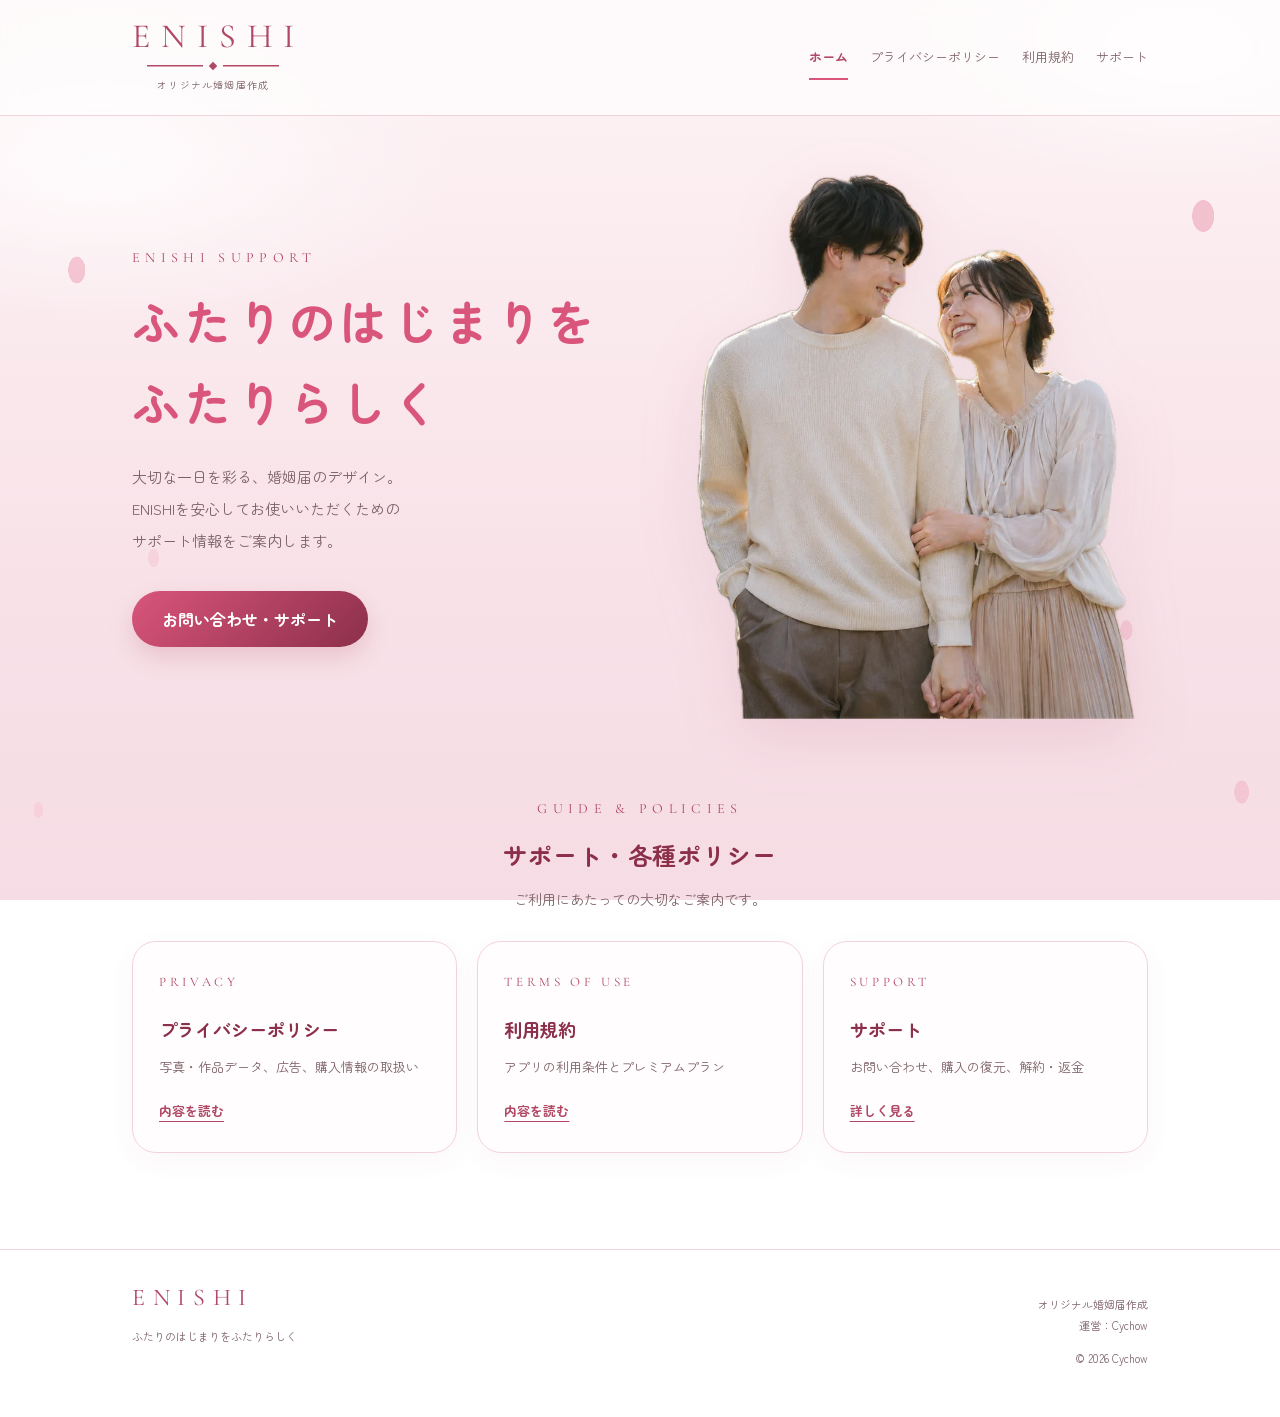
<file: index.html>
<!doctype html>
<html lang="ja"><head><meta charset="utf-8"><meta name="viewport" content="width=device-width,initial-scale=1"><title>サポート・各種ポリシー | ENISHI — オリジナル婚姻届作成</title><meta name="description" content="ENISHI — オリジナル婚姻届作成のサポート・各種ポリシー。Cychowが提供する公式サポート情報です。"><link rel="stylesheet" href="./assets/style.css"><link rel="icon" type="image/png" href="./assets/enishi-icon.png"><meta name="theme-color" content="#fdf1f4"></head><body class="home"><a class="skip" href="#main">本文へ移動</a><header class="site-header"><div class="header-inner"><a class="brand" href="./" aria-label="ENISHI ホーム"><span class="wordmark">ENISHI</span><span class="brand-rule" aria-hidden="true"></span><span class="tagline">オリジナル婚姻届作成</span></a><nav aria-label="メインナビゲーション"><a href="./" aria-current="page">ホーム</a><a href="./privacy/">プライバシーポリシー</a><a href="./terms/">利用規約</a><a href="./support/">サポート</a></nav></div></header><main id="main"><section class="hero" aria-labelledby="hero-title"><div class="hero-copy"><p class="eyebrow">ENISHI SUPPORT</p><h1 id="hero-title">ふたりのはじまりを<br>ふたりらしく</h1><p class="hero-description">大切な一日を彩る、婚姻届のデザイン。<br>ENISHIを安心してお使いいただくための<br class="desktop-break">サポート情報をご案内します。</p><a class="button" href="support/">お問い合わせ・サポート</a></div><figure class="hero-art"><img src="assets/hero-couple.webp" alt="寄り添って笑い合うカップル" width="720" height="895"></figure></section><section class="resources" aria-labelledby="resources-title"><div class="section-heading"><p class="eyebrow">GUIDE &amp; POLICIES</p><h2 id="resources-title">サポート・各種ポリシー</h2><p>ご利用にあたっての大切なご案内です。</p></div><div class="cards"><a href="privacy/"><span class="card-label">PRIVACY</span><strong>プライバシーポリシー</strong><span>写真・作品データ、広告、購入情報の取扱い</span><span class="card-link">内容を読む</span></a><a href="terms/"><span class="card-label">TERMS OF USE</span><strong>利用規約</strong><span>アプリの利用条件とプレミアムプラン</span><span class="card-link">内容を読む</span></a><a href="support/"><span class="card-label">SUPPORT</span><strong>サポート</strong><span>お問い合わせ、購入の復元、解約・返金</span><span class="card-link">詳しく見る</span></a></div></section></main><footer class="site-footer"><div class="footer-inner"><div><a class="footer-brand" href="./">ENISHI</a><p>ふたりのはじまりをふたりらしく</p></div><div><p>オリジナル婚姻届作成<br>運営：Cychow</p><p>© 2026 Cychow</p></div></div></footer></body></html>
</file>
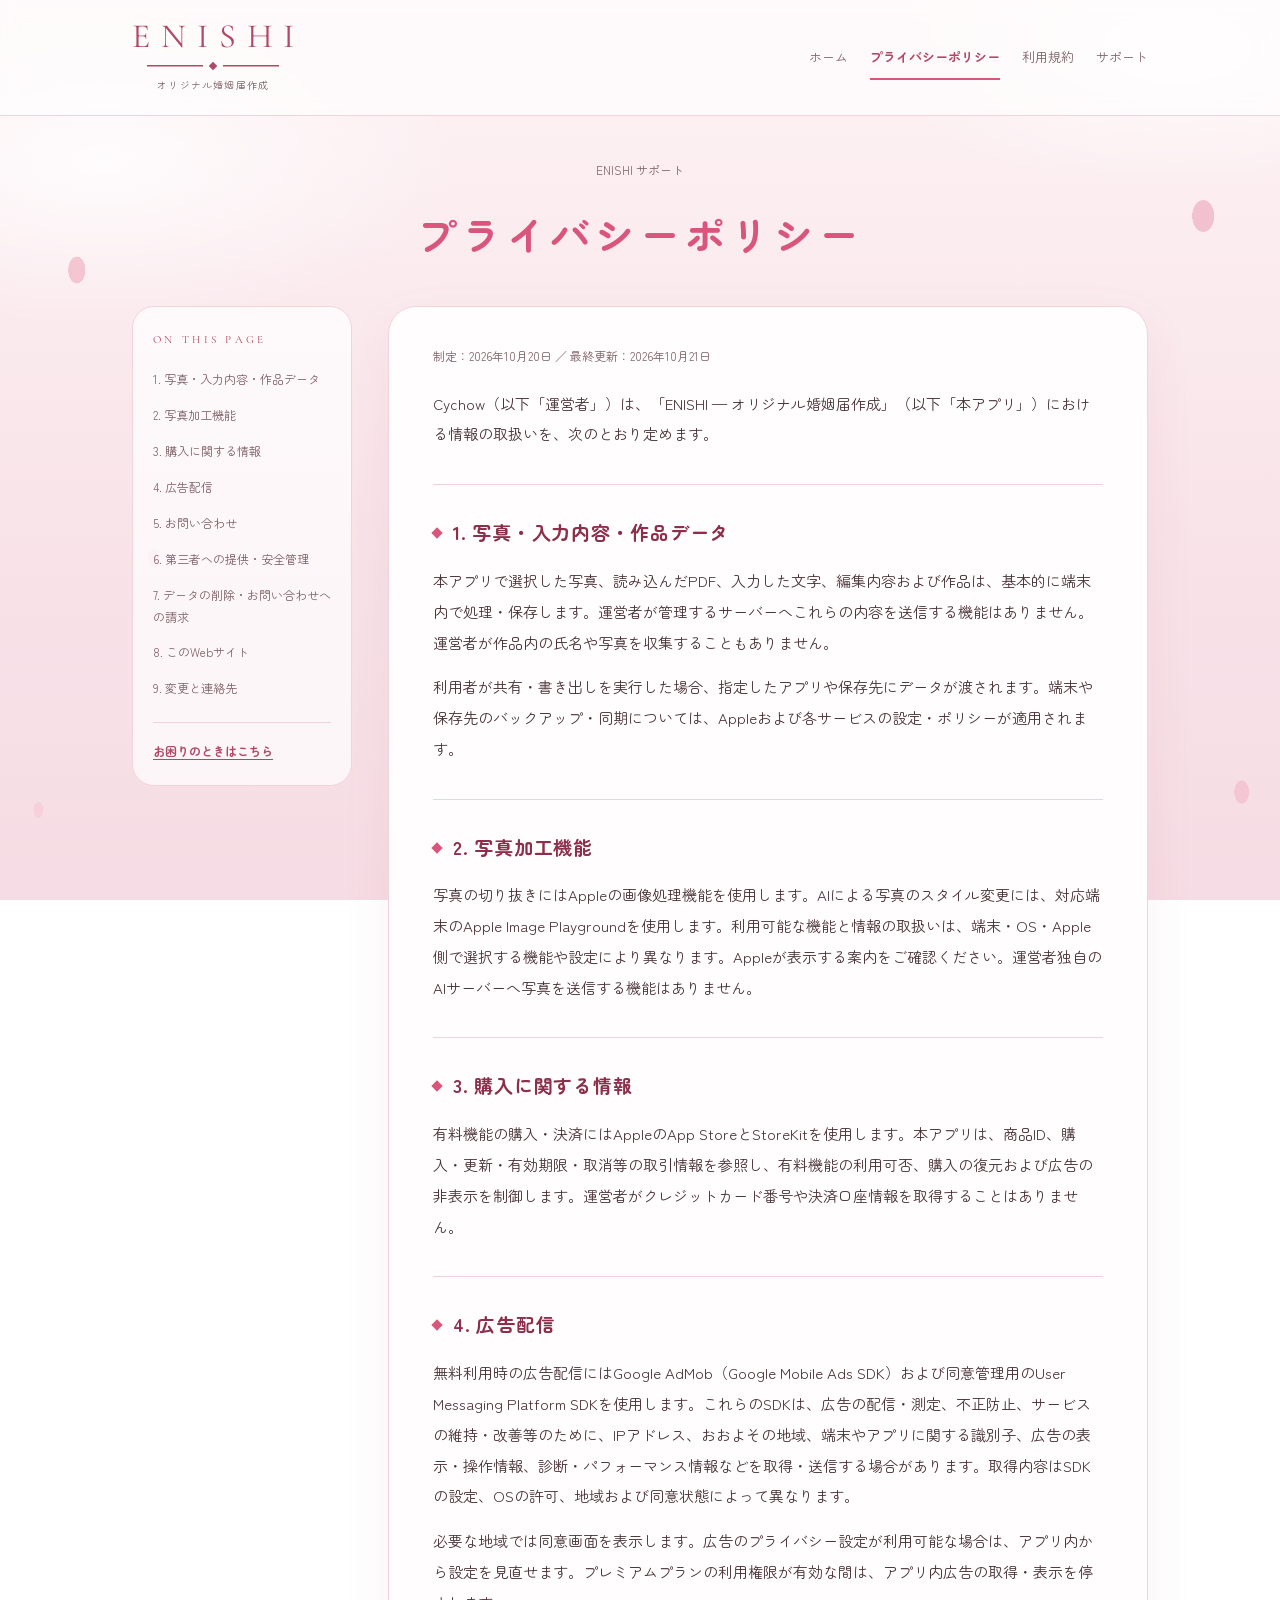
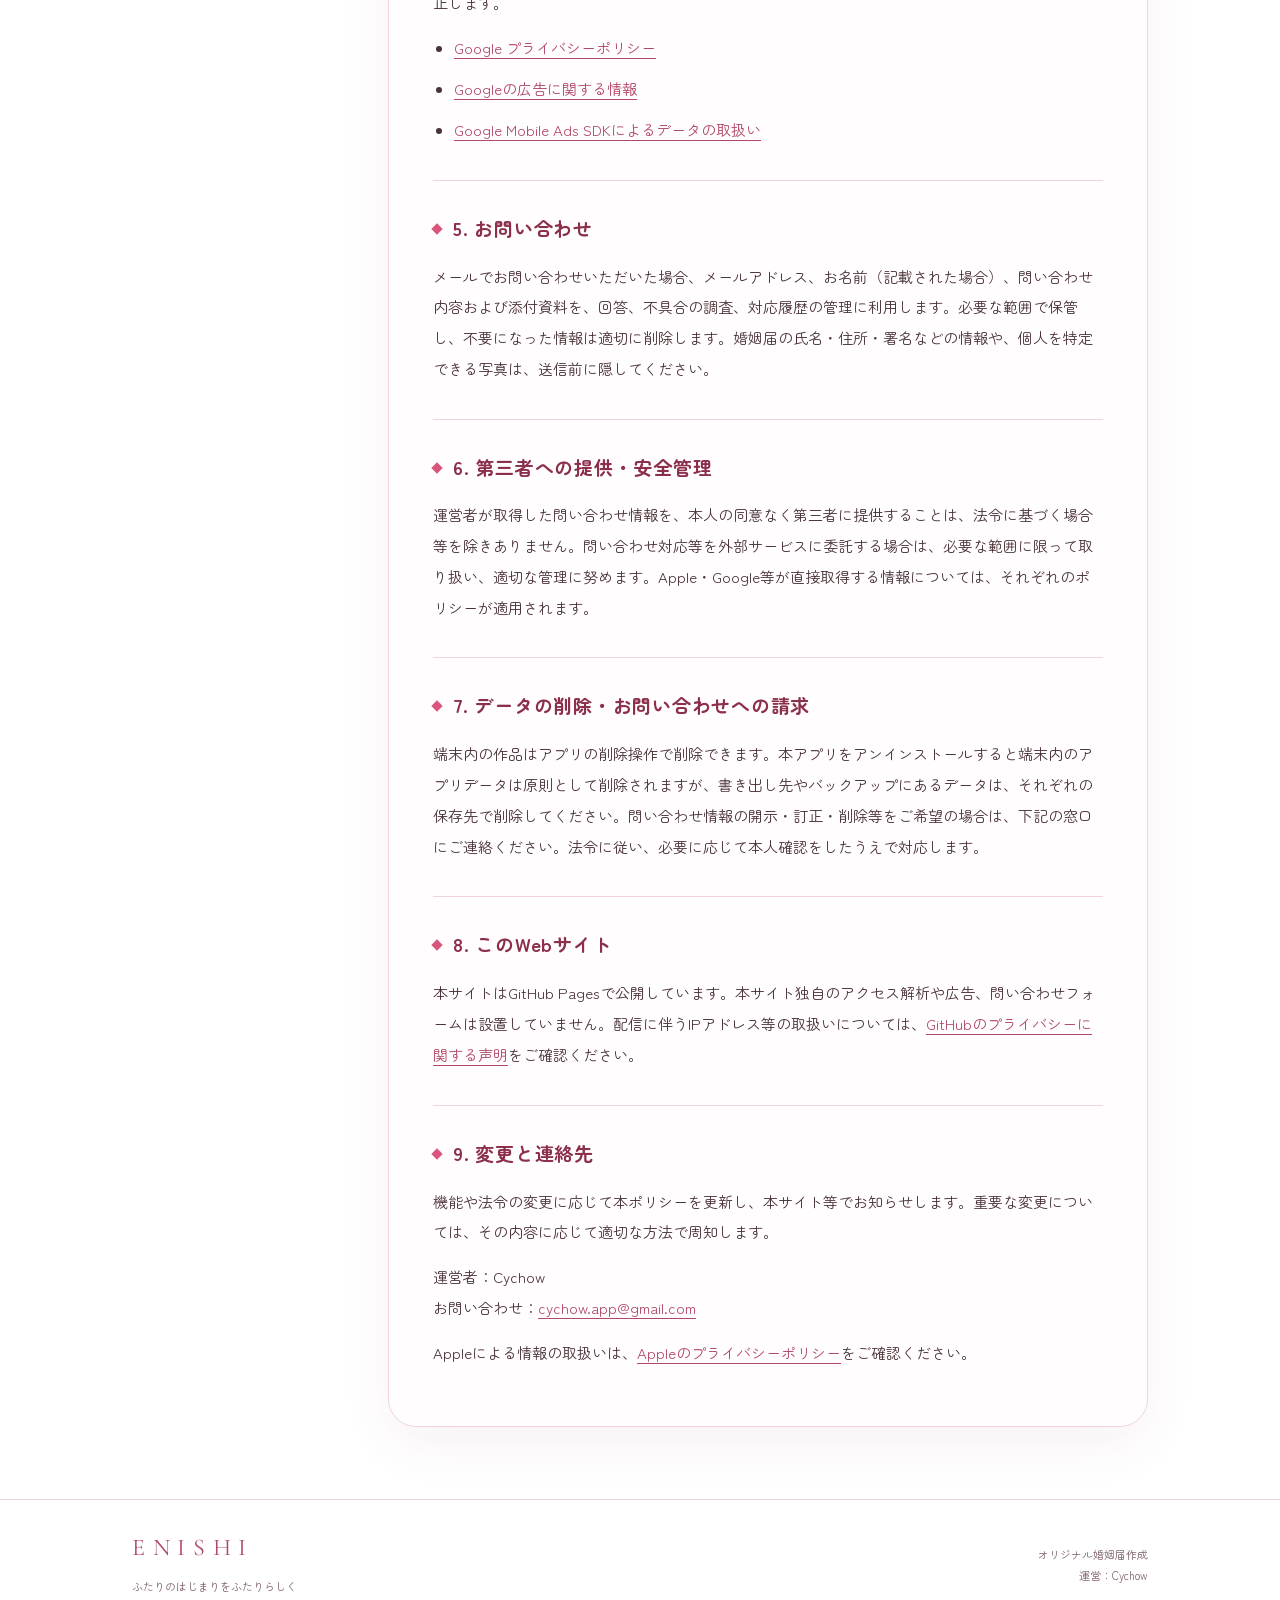
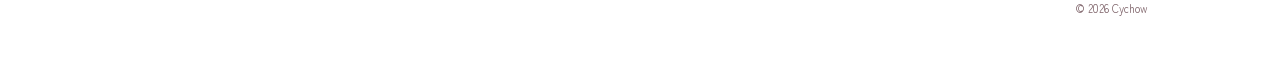
<file: privacy/index.html>
<!doctype html>
<html lang="ja"><head><meta charset="utf-8"><meta name="viewport" content="width=device-width,initial-scale=1"><title>プライバシーポリシー | ENISHI — オリジナル婚姻届作成</title><meta name="description" content="ENISHI — オリジナル婚姻届作成のプライバシーポリシー。Cychowが提供する公式サポート情報です。"><link rel="stylesheet" href="../assets/style.css"><link rel="icon" type="image/png" href="../assets/enishi-icon.png"><meta name="theme-color" content="#fdf1f4"></head><body class="document"><a class="skip" href="#main">本文へ移動</a><header class="site-header"><div class="header-inner"><a class="brand" href="../" aria-label="ENISHI ホーム"><span class="wordmark">ENISHI</span><span class="brand-rule" aria-hidden="true"></span><span class="tagline">オリジナル婚姻届作成</span></a><nav aria-label="メインナビゲーション"><a href="../">ホーム</a><a href="../privacy/" aria-current="page">プライバシーポリシー</a><a href="../terms/">利用規約</a><a href="../support/">サポート</a></nav></div></header><main id="main"><div class="document-heading"><a class="breadcrumb" href="../">ENISHI サポート</a><h1>プライバシーポリシー</h1></div><div class="document-grid"><aside class="toc"><p class="eyebrow">ON THIS PAGE</p><nav aria-label="ページ内の目次"><a href="#section-1">1. 写真・入力内容・作品データ</a><a href="#section-2">2. 写真加工機能</a><a href="#section-3">3. 購入に関する情報</a><a href="#section-4">4. 広告配信</a><a href="#section-5">5. お問い合わせ</a><a href="#section-6">6. 第三者への提供・安全管理</a><a href="#section-7">7. データの削除・お問い合わせへの請求</a><a href="#section-8">8. このWebサイト</a><a href="#section-9">9. 変更と連絡先</a></nav><a class="toc-contact" href="../support/">お困りのときはこちら</a></aside><article class="article"><details class="mobile-toc"><summary>このページの目次</summary><nav aria-label="ページ内の目次（モバイル）"><a href="#section-1">1. 写真・入力内容・作品データ</a><a href="#section-2">2. 写真加工機能</a><a href="#section-3">3. 購入に関する情報</a><a href="#section-4">4. 広告配信</a><a href="#section-5">5. お問い合わせ</a><a href="#section-6">6. 第三者への提供・安全管理</a><a href="#section-7">7. データの削除・お問い合わせへの請求</a><a href="#section-8">8. このWebサイト</a><a href="#section-9">9. 変更と連絡先</a></nav></details><p class="date">制定：2026年10月20日 ／ 最終更新：2026年10月21日</p><p>Cychow（以下「運営者」）は、「ENISHI — オリジナル婚姻届作成」（以下「本アプリ」）における情報の取扱いを、次のとおり定めます。</p>
<h2 id="section-1">1. 写真・入力内容・作品データ</h2><p>本アプリで選択した写真、読み込んだPDF、入力した文字、編集内容および作品は、基本的に端末内で処理・保存します。運営者が管理するサーバーへこれらの内容を送信する機能はありません。運営者が作品内の氏名や写真を収集することもありません。</p><p>利用者が共有・書き出しを実行した場合、指定したアプリや保存先にデータが渡されます。端末や保存先のバックアップ・同期については、Appleおよび各サービスの設定・ポリシーが適用されます。</p>
<h2 id="section-2">2. 写真加工機能</h2><p>写真の切り抜きにはAppleの画像処理機能を使用します。AIによる写真のスタイル変更には、対応端末のApple Image Playgroundを使用します。利用可能な機能と情報の取扱いは、端末・OS・Apple側で選択する機能や設定により異なります。Appleが表示する案内をご確認ください。運営者独自のAIサーバーへ写真を送信する機能はありません。</p>
<h2 id="section-3">3. 購入に関する情報</h2><p>有料機能の購入・決済にはAppleのApp StoreとStoreKitを使用します。本アプリは、商品ID、購入・更新・有効期限・取消等の取引情報を参照し、有料機能の利用可否、購入の復元および広告の非表示を制御します。運営者がクレジットカード番号や決済口座情報を取得することはありません。</p>
<h2 id="section-4">4. 広告配信</h2><p>無料利用時の広告配信にはGoogle AdMob（Google Mobile Ads SDK）および同意管理用のUser Messaging Platform SDKを使用します。これらのSDKは、広告の配信・測定、不正防止、サービスの維持・改善等のために、IPアドレス、おおよその地域、端末やアプリに関する識別子、広告の表示・操作情報、診断・パフォーマンス情報などを取得・送信する場合があります。取得内容はSDKの設定、OSの許可、地域および同意状態によって異なります。</p><p>必要な地域では同意画面を表示します。広告のプライバシー設定が利用可能な場合は、アプリ内から設定を見直せます。プレミアムプランの利用権限が有効な間は、アプリ内広告の取得・表示を停止します。</p><ul><li><a href="https://policies.google.com/privacy?hl=ja">Google プライバシーポリシー</a></li><li><a href="https://policies.google.com/technologies/ads?hl=ja">Googleの広告に関する情報</a></li><li><a href="https://developers.google.com/admob/ios/privacy/data-disclosure">Google Mobile Ads SDKによるデータの取扱い</a></li></ul>
<h2 id="section-5">5. お問い合わせ</h2><p>メールでお問い合わせいただいた場合、メールアドレス、お名前（記載された場合）、問い合わせ内容および添付資料を、回答、不具合の調査、対応履歴の管理に利用します。必要な範囲で保管し、不要になった情報は適切に削除します。婚姻届の氏名・住所・署名などの情報や、個人を特定できる写真は、送信前に隠してください。</p>
<h2 id="section-6">6. 第三者への提供・安全管理</h2><p>運営者が取得した問い合わせ情報を、本人の同意なく第三者に提供することは、法令に基づく場合等を除きありません。問い合わせ対応等を外部サービスに委託する場合は、必要な範囲に限って取り扱い、適切な管理に努めます。Apple・Google等が直接取得する情報については、それぞれのポリシーが適用されます。</p>
<h2 id="section-7">7. データの削除・お問い合わせへの請求</h2><p>端末内の作品はアプリの削除操作で削除できます。本アプリをアンインストールすると端末内のアプリデータは原則として削除されますが、書き出し先やバックアップにあるデータは、それぞれの保存先で削除してください。問い合わせ情報の開示・訂正・削除等をご希望の場合は、下記の窓口にご連絡ください。法令に従い、必要に応じて本人確認をしたうえで対応します。</p>
<h2 id="section-8">8. このWebサイト</h2><p>本サイトはGitHub Pagesで公開しています。本サイト独自のアクセス解析や広告、問い合わせフォームは設置していません。配信に伴うIPアドレス等の取扱いについては、<a href="https://docs.github.com/ja/site-policy/privacy-policies/github-general-privacy-statement">GitHubのプライバシーに関する声明</a>をご確認ください。</p>
<h2 id="section-9">9. 変更と連絡先</h2><p>機能や法令の変更に応じて本ポリシーを更新し、本サイト等でお知らせします。重要な変更については、その内容に応じて適切な方法で周知します。</p><p>運営者：Cychow<br>お問い合わせ：<a href="mailto:cychow.app@gmail.com">cychow.app@gmail.com</a></p><p>Appleによる情報の取扱いは、<a href="https://www.apple.com/jp/legal/privacy/">Appleのプライバシーポリシー</a>をご確認ください。</p></article></div></main><footer class="site-footer"><div class="footer-inner"><div><a class="footer-brand" href="../">ENISHI</a><p>ふたりのはじまりをふたりらしく</p></div><div><p>オリジナル婚姻届作成<br>運営：Cychow</p><p>© 2026 Cychow</p></div></div></footer></body></html>
</file>
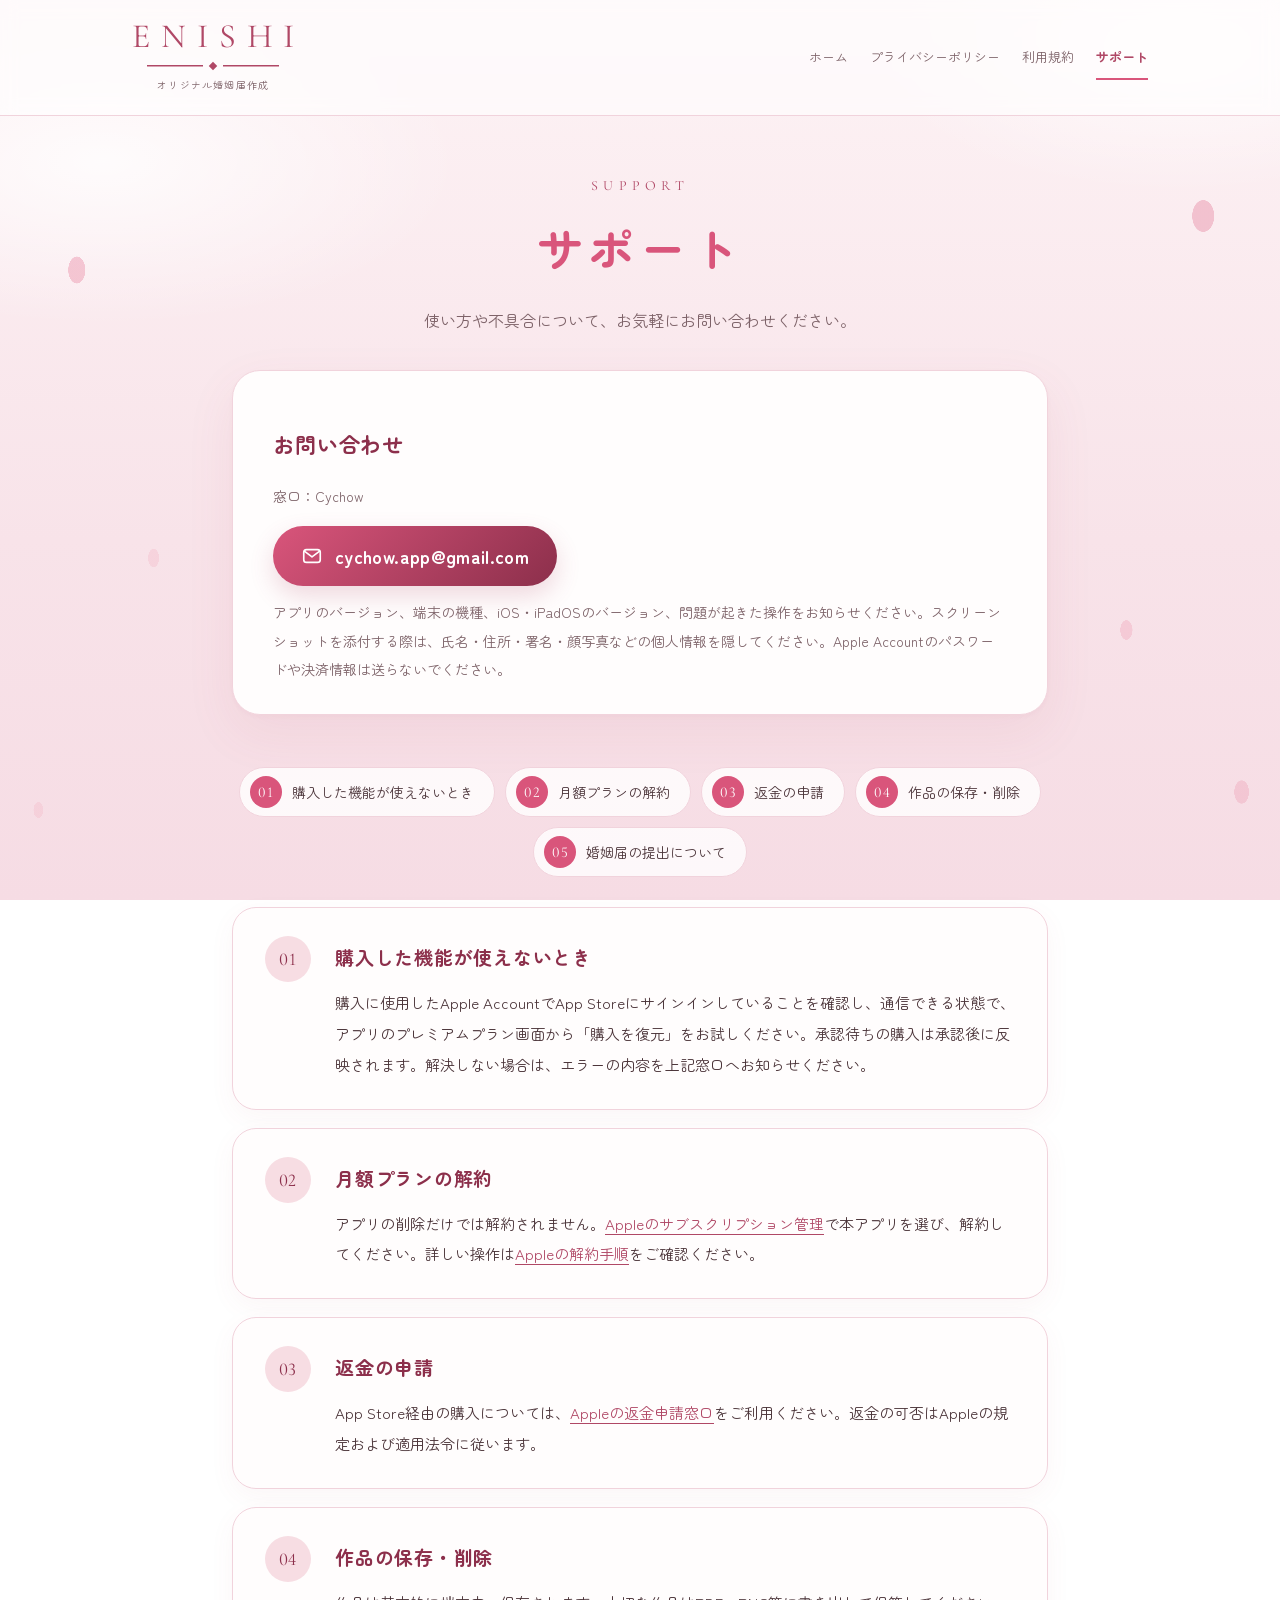
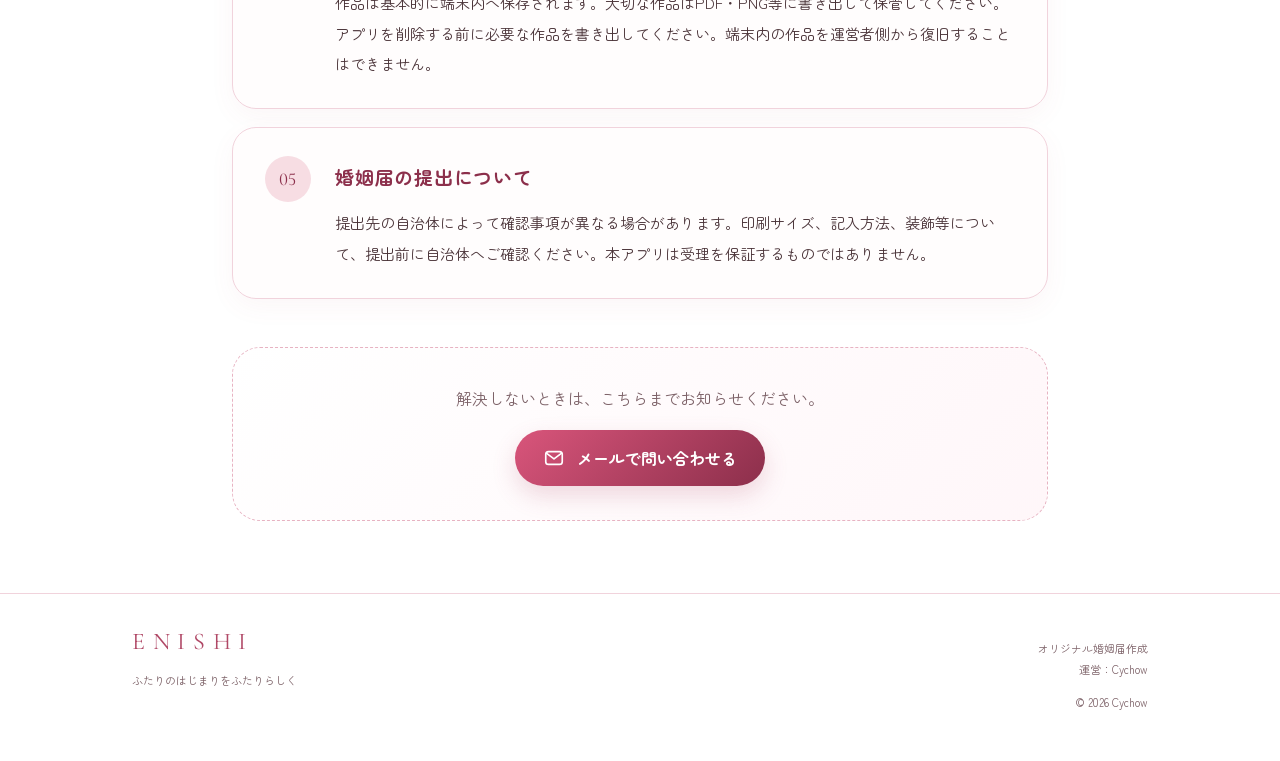
<file: support/index.html>
<!doctype html>
<html lang="ja">
<head>
<meta charset="utf-8">
<meta name="viewport" content="width=device-width,initial-scale=1">
<title>サポート | ENISHI — オリジナル婚姻届作成</title>
<meta name="description" content="ENISHI — オリジナル婚姻届作成のサポート。Cychowが提供する公式サポート情報です。">
<link rel="stylesheet" href="../assets/style.css"><link rel="stylesheet" href="../assets/support.css">
<link rel="icon" type="image/png" href="../assets/enishi-icon.png">
<meta name="theme-color" content="#fdf1f4">
</head>
<body class="support-page">
<a class="skip" href="#main">本文へ移動</a>
<header class="site-header">
  <div class="header-inner">
    <a class="brand" href="../" aria-label="ENISHI ホーム">
      <span class="wordmark">ENISHI</span>
      <span class="brand-rule" aria-hidden="true"></span>
      <span class="tagline">オリジナル婚姻届作成</span>
    </a>
    <nav aria-label="メインナビゲーション">
      <a href="../">ホーム</a>
      <a href="../privacy/">プライバシーポリシー</a>
      <a href="../terms/">利用規約</a>
      <a href="../support/" aria-current="page">サポート</a>
    </nav>
  </div>
</header>

<main id="main">
  <section class="hero" aria-labelledby="page-title">
    <p class="eyebrow">SUPPORT</p>
    <h1 id="page-title">サポート</h1>
    <p class="lead">使い方や不具合について、お気軽にお問い合わせください。</p>
    <div class="contact-card" id="section-1">
      <h2>お問い合わせ</h2>
      <p class="contact-owner">窓口：Cychow</p>
      <a class="mail-button" href="mailto:cychow.app@gmail.com">
        <svg aria-hidden="true" viewBox="0 0 24 24"><rect x="3" y="5" width="18" height="14" rx="3"/><path d="m4 7 8 6 8-6"/></svg>
        <span class="email">cychow.app@gmail.com</span>
      </a>
      <p>アプリのバージョン、端末の機種、iOS・iPadOSのバージョン、問題が起きた操作をお知らせください。スクリーンショットを添付する際は、氏名・住所・署名・顔写真などの個人情報を隠してください。Apple Accountのパスワードや決済情報は送らないでください。</p>
    </div>
  </section>

  <nav class="topics" aria-label="ページ内の目次">
    <a href="#section-2"><span class="num">01</span>購入した機能が使えないとき</a>
    <a href="#section-3"><span class="num">02</span>月額プランの解約</a>
    <a href="#section-4"><span class="num">03</span>返金の申請</a>
    <a href="#section-5"><span class="num">04</span>作品の保存・削除</a>
    <a href="#section-6"><span class="num">05</span>婚姻届の提出について</a>
  </nav>

  <div class="answers">
    <section class="answer" id="section-2" aria-labelledby="h-2">
      <span class="num" aria-hidden="true">01</span>
      <div>
        <h2 id="h-2">購入した機能が使えないとき</h2>
        <p>購入に使用したApple AccountでApp Storeにサインインしていることを確認し、通信できる状態で、アプリのプレミアムプラン画面から「購入を復元」をお試しください。承認待ちの購入は承認後に反映されます。解決しない場合は、エラーの内容を上記窓口へお知らせください。</p>
      </div>
    </section>
    <section class="answer" id="section-3" aria-labelledby="h-3">
      <span class="num" aria-hidden="true">02</span>
      <div>
        <h2 id="h-3">月額プランの解約</h2>
        <p>アプリの削除だけでは解約されません。<a href="https://apps.apple.com/account/subscriptions">Appleのサブスクリプション管理</a>で本アプリを選び、解約してください。詳しい操作は<a href="https://support.apple.com/ja-jp/118428">Appleの解約手順</a>をご確認ください。</p>
      </div>
    </section>
    <section class="answer" id="section-4" aria-labelledby="h-4">
      <span class="num" aria-hidden="true">03</span>
      <div>
        <h2 id="h-4">返金の申請</h2>
        <p>App Store経由の購入については、<a href="https://reportaproblem.apple.com/">Appleの返金申請窓口</a>をご利用ください。返金の可否はAppleの規定および適用法令に従います。</p>
      </div>
    </section>
    <section class="answer" id="section-5" aria-labelledby="h-5">
      <span class="num" aria-hidden="true">04</span>
      <div>
        <h2 id="h-5">作品の保存・削除</h2>
        <p>作品は基本的に端末内へ保存されます。大切な作品はPDF・PNG等に書き出して保管してください。アプリを削除する前に必要な作品を書き出してください。端末内の作品を運営者側から復旧することはできません。</p>
      </div>
    </section>
    <section class="answer" id="section-6" aria-labelledby="h-6">
      <span class="num" aria-hidden="true">05</span>
      <div>
        <h2 id="h-6">婚姻届の提出について</h2>
        <p>提出先の自治体によって確認事項が異なる場合があります。印刷サイズ、記入方法、装飾等について、提出前に自治体へご確認ください。本アプリは受理を保証するものではありません。</p>
      </div>
    </section>
  </div>

  <aside class="still-need" aria-label="お問い合わせ">
    <p>解決しないときは、こちらまでお知らせください。</p>
    <a class="mail-button" href="mailto:cychow.app@gmail.com">
      <svg aria-hidden="true" viewBox="0 0 24 24"><rect x="3" y="5" width="18" height="14" rx="3"/><path d="m4 7 8 6 8-6"/></svg>
      <span>メールで問い合わせる</span>
    </a>
  </aside>
</main>

<footer class="site-footer">
  <div class="footer-inner">
    <div>
      <a class="footer-brand" href="../">ENISHI</a>
      <p>ふたりのはじまりをふたりらしく</p>
    </div>
    <div>
      <p>オリジナル婚姻届作成<br>運営：Cychow</p>
      <p>© 2026 Cychow</p>
    </div>
  </div>
</footer>
</body>
</html>
</file>
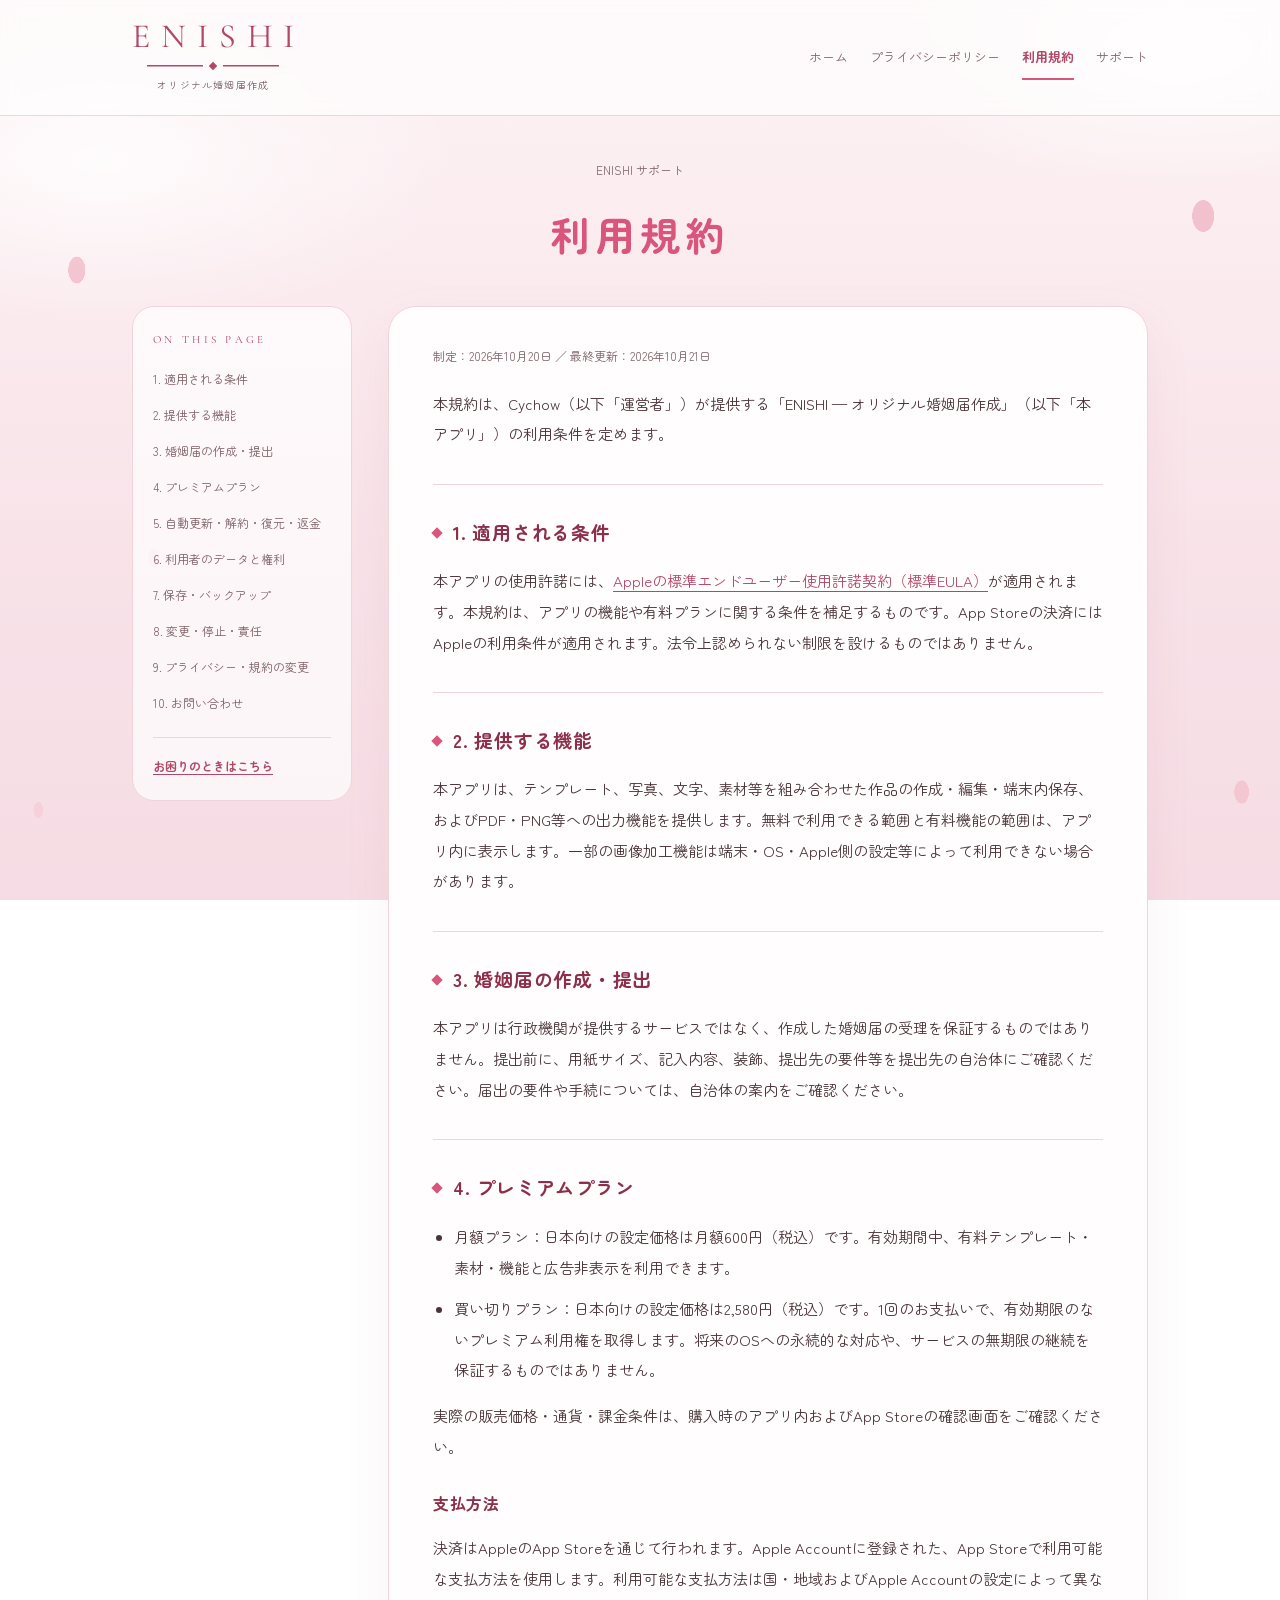
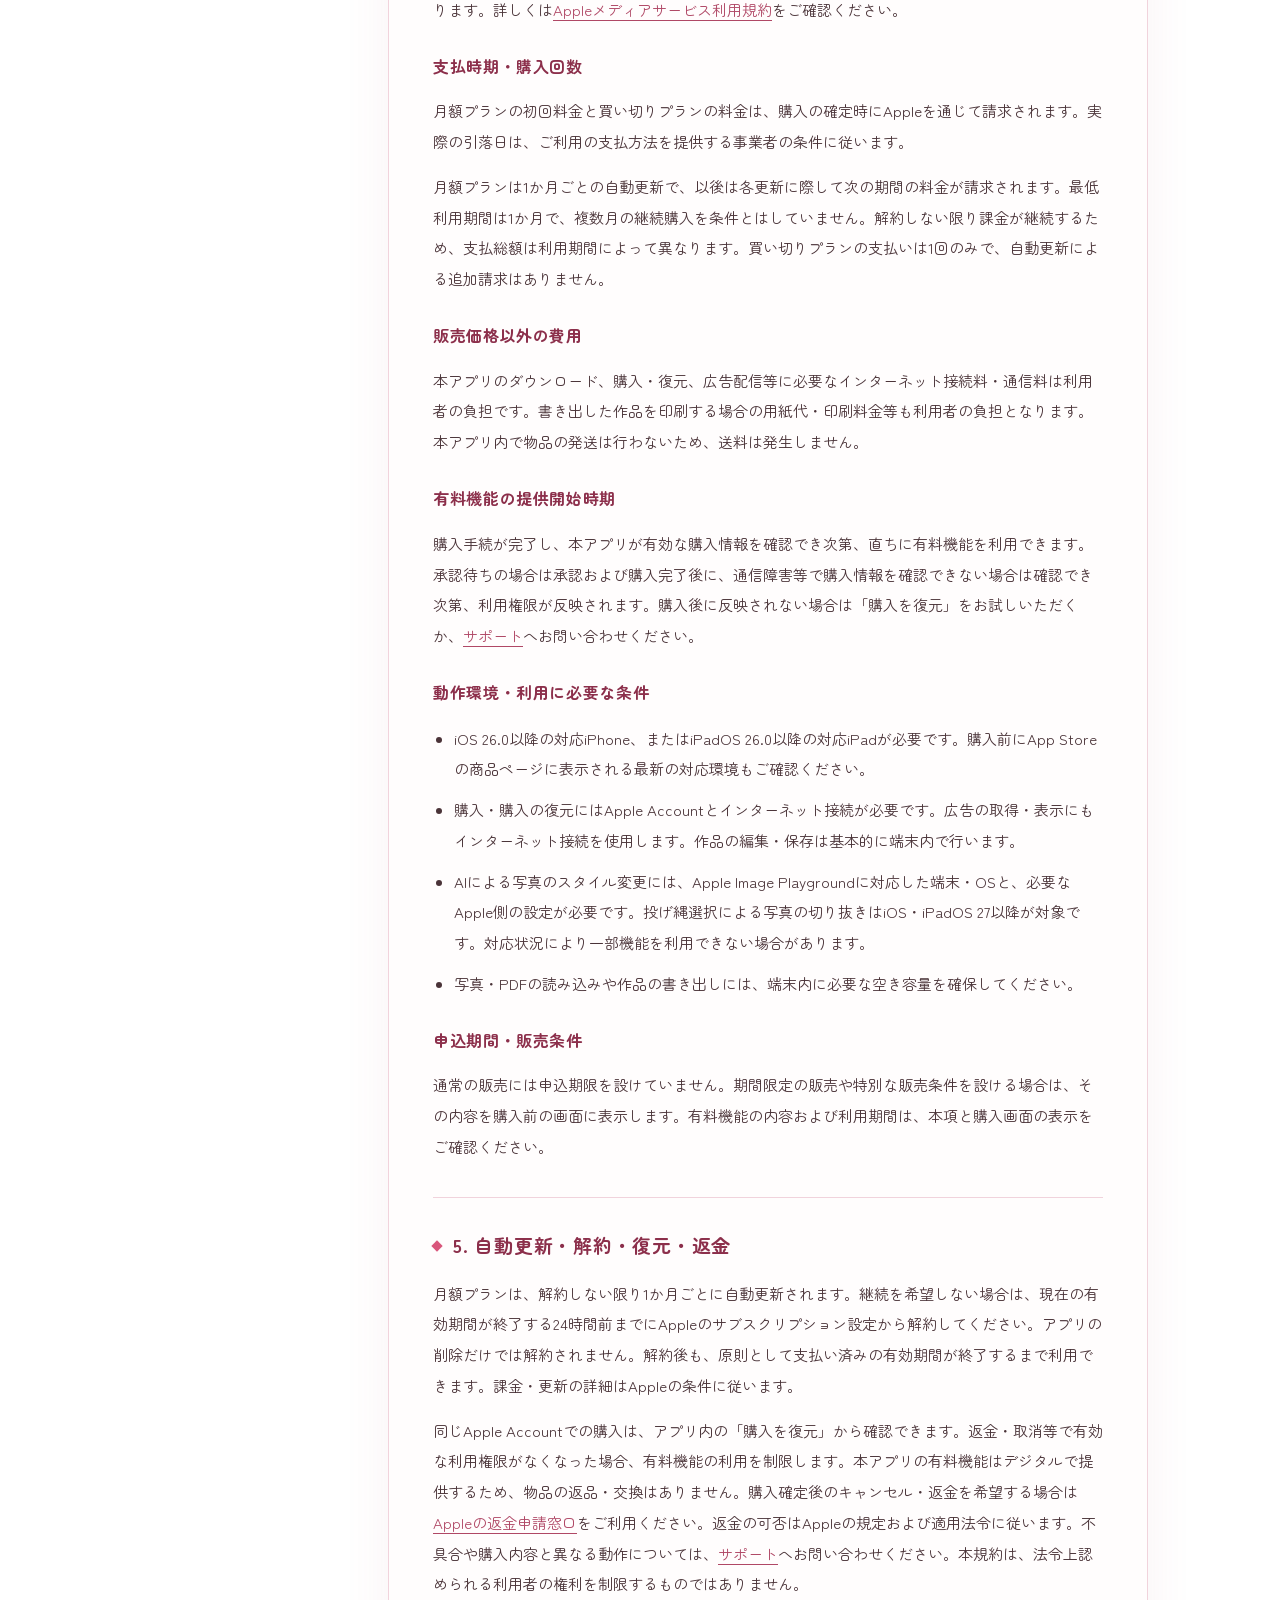
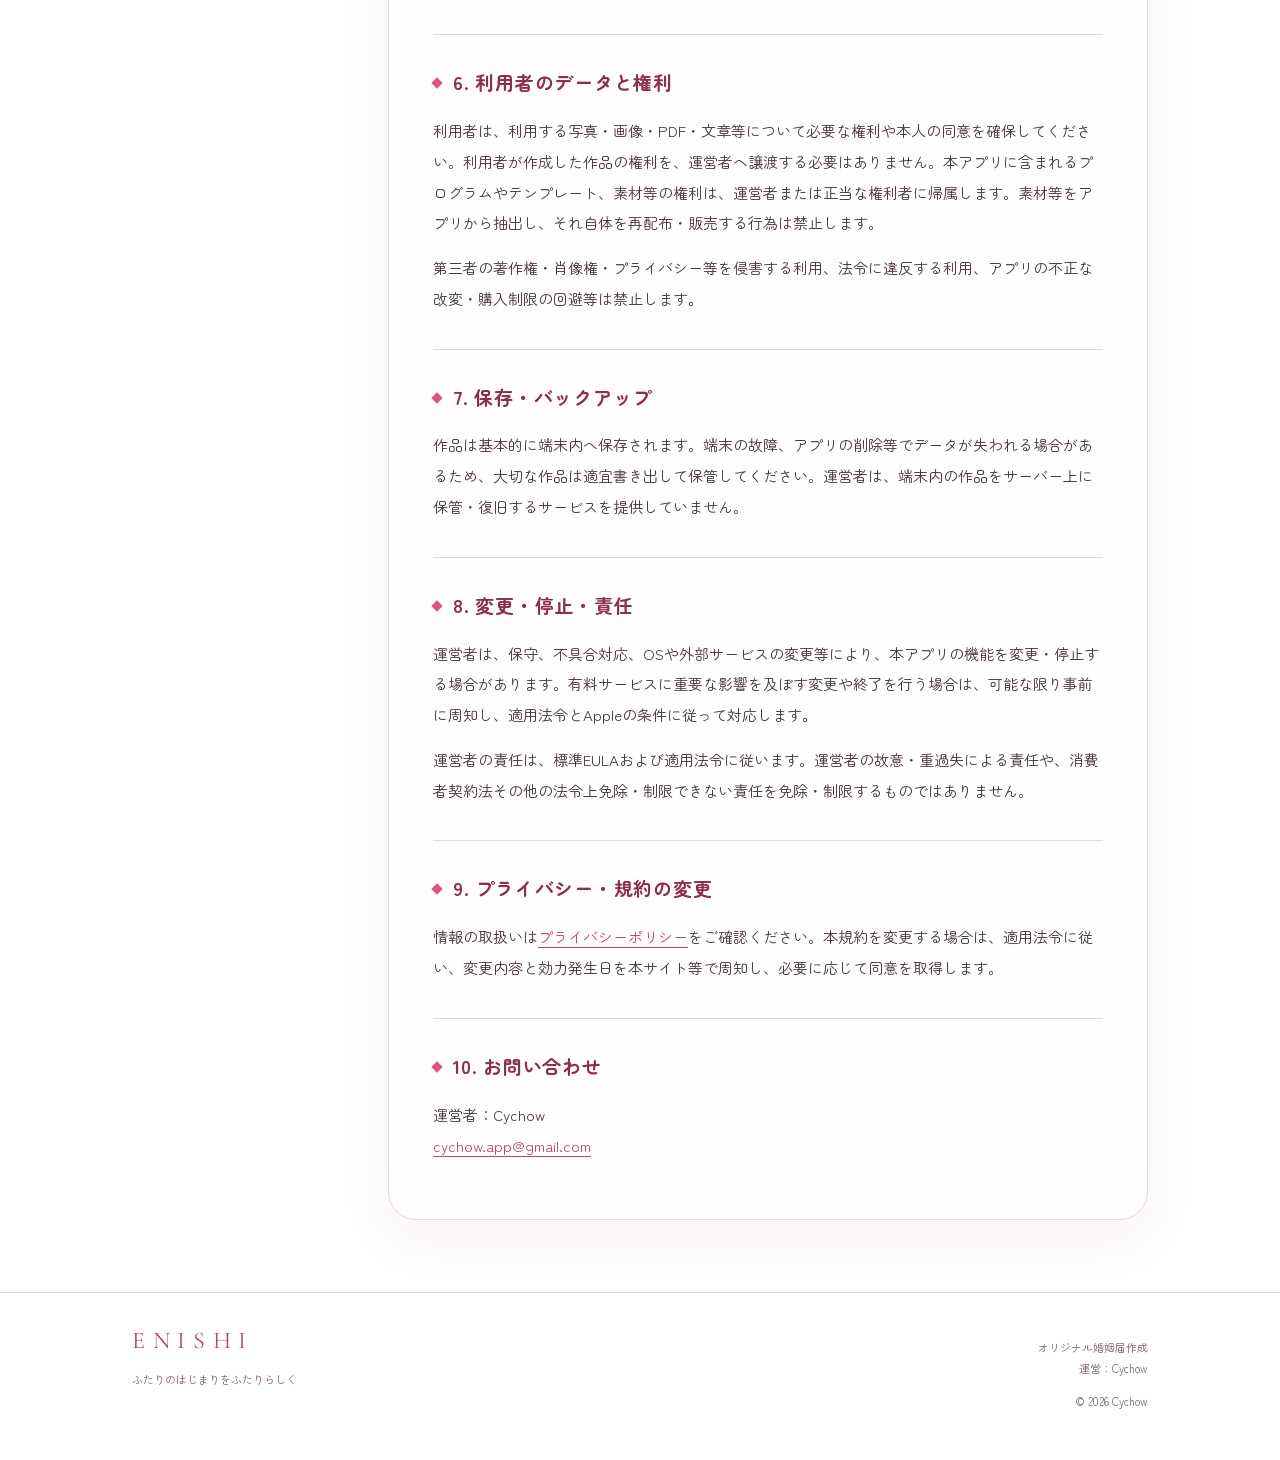
<file: terms/index.html>
<!doctype html>
<html lang="ja"><head><meta charset="utf-8"><meta name="viewport" content="width=device-width,initial-scale=1"><title>利用規約 | ENISHI — オリジナル婚姻届作成</title><meta name="description" content="ENISHI — オリジナル婚姻届作成の利用規約。Cychowが提供する公式サポート情報です。"><link rel="stylesheet" href="../assets/style.css"><link rel="icon" type="image/png" href="../assets/enishi-icon.png"><meta name="theme-color" content="#fdf1f4"></head><body class="document"><a class="skip" href="#main">本文へ移動</a><header class="site-header"><div class="header-inner"><a class="brand" href="../" aria-label="ENISHI ホーム"><span class="wordmark">ENISHI</span><span class="brand-rule" aria-hidden="true"></span><span class="tagline">オリジナル婚姻届作成</span></a><nav aria-label="メインナビゲーション"><a href="../">ホーム</a><a href="../privacy/">プライバシーポリシー</a><a href="../terms/" aria-current="page">利用規約</a><a href="../support/">サポート</a></nav></div></header><main id="main"><div class="document-heading"><a class="breadcrumb" href="../">ENISHI サポート</a><h1>利用規約</h1></div><div class="document-grid"><aside class="toc"><p class="eyebrow">ON THIS PAGE</p><nav aria-label="ページ内の目次"><a href="#section-1">1. 適用される条件</a><a href="#section-2">2. 提供する機能</a><a href="#section-3">3. 婚姻届の作成・提出</a><a href="#section-4">4. プレミアムプラン</a><a href="#section-5">5. 自動更新・解約・復元・返金</a><a href="#section-6">6. 利用者のデータと権利</a><a href="#section-7">7. 保存・バックアップ</a><a href="#section-8">8. 変更・停止・責任</a><a href="#section-9">9. プライバシー・規約の変更</a><a href="#section-10">10. お問い合わせ</a></nav><a class="toc-contact" href="../support/">お困りのときはこちら</a></aside><article class="article"><details class="mobile-toc"><summary>このページの目次</summary><nav aria-label="ページ内の目次（モバイル）"><a href="#section-1">1. 適用される条件</a><a href="#section-2">2. 提供する機能</a><a href="#section-3">3. 婚姻届の作成・提出</a><a href="#section-4">4. プレミアムプラン</a><a href="#section-5">5. 自動更新・解約・復元・返金</a><a href="#section-6">6. 利用者のデータと権利</a><a href="#section-7">7. 保存・バックアップ</a><a href="#section-8">8. 変更・停止・責任</a><a href="#section-9">9. プライバシー・規約の変更</a><a href="#section-10">10. お問い合わせ</a></nav></details><p class="date">制定：2026年10月20日 ／ 最終更新：2026年10月21日</p><p>本規約は、Cychow（以下「運営者」）が提供する「ENISHI — オリジナル婚姻届作成」（以下「本アプリ」）の利用条件を定めます。</p>
<h2 id="section-1">1. 適用される条件</h2><p>本アプリの使用許諾には、<a href="https://www.apple.com/legal/internet-services/itunes/dev/stdeula/">Appleの標準エンドユーザー使用許諾契約（標準EULA）</a>が適用されます。本規約は、アプリの機能や有料プランに関する条件を補足するものです。App Storeの決済にはAppleの利用条件が適用されます。法令上認められない制限を設けるものではありません。</p>
<h2 id="section-2">2. 提供する機能</h2><p>本アプリは、テンプレート、写真、文字、素材等を組み合わせた作品の作成・編集・端末内保存、およびPDF・PNG等への出力機能を提供します。無料で利用できる範囲と有料機能の範囲は、アプリ内に表示します。一部の画像加工機能は端末・OS・Apple側の設定等によって利用できない場合があります。</p>
<h2 id="section-3">3. 婚姻届の作成・提出</h2><p>本アプリは行政機関が提供するサービスではなく、作成した婚姻届の受理を保証するものではありません。提出前に、用紙サイズ、記入内容、装飾、提出先の要件等を提出先の自治体にご確認ください。届出の要件や手続については、自治体の案内をご確認ください。</p>
<h2 id="section-4">4. プレミアムプラン</h2><ul><li>月額プラン：日本向けの設定価格は月額600円（税込）です。有効期間中、有料テンプレート・素材・機能と広告非表示を利用できます。</li><li>買い切りプラン：日本向けの設定価格は2,580円（税込）です。1回のお支払いで、有効期限のないプレミアム利用権を取得します。将来のOSへの永続的な対応や、サービスの無期限の継続を保証するものではありません。</li></ul><p>実際の販売価格・通貨・課金条件は、購入時のアプリ内およびApp Storeの確認画面をご確認ください。</p>
<h3>支払方法</h3><p>決済はAppleのApp Storeを通じて行われます。Apple Accountに登録された、App Storeで利用可能な支払方法を使用します。利用可能な支払方法は国・地域およびApple Accountの設定によって異なります。詳しくは<a href="https://www.apple.com/legal/internet-services/itunes/jp/terms.html">Appleメディアサービス利用規約</a>をご確認ください。</p>
<h3>支払時期・購入回数</h3><p>月額プランの初回料金と買い切りプランの料金は、購入の確定時にAppleを通じて請求されます。実際の引落日は、ご利用の支払方法を提供する事業者の条件に従います。</p><p>月額プランは1か月ごとの自動更新で、以後は各更新に際して次の期間の料金が請求されます。最低利用期間は1か月で、複数月の継続購入を条件とはしていません。解約しない限り課金が継続するため、支払総額は利用期間によって異なります。買い切りプランの支払いは1回のみで、自動更新による追加請求はありません。</p>
<h3>販売価格以外の費用</h3><p>本アプリのダウンロード、購入・復元、広告配信等に必要なインターネット接続料・通信料は利用者の負担です。書き出した作品を印刷する場合の用紙代・印刷料金等も利用者の負担となります。本アプリ内で物品の発送は行わないため、送料は発生しません。</p>
<h3>有料機能の提供開始時期</h3><p>購入手続が完了し、本アプリが有効な購入情報を確認でき次第、直ちに有料機能を利用できます。承認待ちの場合は承認および購入完了後に、通信障害等で購入情報を確認できない場合は確認でき次第、利用権限が反映されます。購入後に反映されない場合は「購入を復元」をお試しいただくか、<a href="../support/">サポート</a>へお問い合わせください。</p>
<h3>動作環境・利用に必要な条件</h3><ul><li>iOS 26.0以降の対応iPhone、またはiPadOS 26.0以降の対応iPadが必要です。購入前にApp Storeの商品ページに表示される最新の対応環境もご確認ください。</li><li>購入・購入の復元にはApple Accountとインターネット接続が必要です。広告の取得・表示にもインターネット接続を使用します。作品の編集・保存は基本的に端末内で行います。</li><li>AIによる写真のスタイル変更には、Apple Image Playgroundに対応した端末・OSと、必要なApple側の設定が必要です。投げ縄選択による写真の切り抜きはiOS・iPadOS 27以降が対象です。対応状況により一部機能を利用できない場合があります。</li><li>写真・PDFの読み込みや作品の書き出しには、端末内に必要な空き容量を確保してください。</li></ul>
<h3>申込期間・販売条件</h3><p>通常の販売には申込期限を設けていません。期間限定の販売や特別な販売条件を設ける場合は、その内容を購入前の画面に表示します。有料機能の内容および利用期間は、本項と購入画面の表示をご確認ください。</p>
<h2 id="section-5">5. 自動更新・解約・復元・返金</h2><p>月額プランは、解約しない限り1か月ごとに自動更新されます。継続を希望しない場合は、現在の有効期間が終了する24時間前までにAppleのサブスクリプション設定から解約してください。アプリの削除だけでは解約されません。解約後も、原則として支払い済みの有効期間が終了するまで利用できます。課金・更新の詳細はAppleの条件に従います。</p><p>同じApple Accountでの購入は、アプリ内の「購入を復元」から確認できます。返金・取消等で有効な利用権限がなくなった場合、有料機能の利用を制限します。本アプリの有料機能はデジタルで提供するため、物品の返品・交換はありません。購入確定後のキャンセル・返金を希望する場合は<a href="https://reportaproblem.apple.com/">Appleの返金申請窓口</a>をご利用ください。返金の可否はAppleの規定および適用法令に従います。不具合や購入内容と異なる動作については、<a href="../support/">サポート</a>へお問い合わせください。本規約は、法令上認められる利用者の権利を制限するものではありません。</p>
<h2 id="section-6">6. 利用者のデータと権利</h2><p>利用者は、利用する写真・画像・PDF・文章等について必要な権利や本人の同意を確保してください。利用者が作成した作品の権利を、運営者へ譲渡する必要はありません。本アプリに含まれるプログラムやテンプレート、素材等の権利は、運営者または正当な権利者に帰属します。素材等をアプリから抽出し、それ自体を再配布・販売する行為は禁止します。</p><p>第三者の著作権・肖像権・プライバシー等を侵害する利用、法令に違反する利用、アプリの不正な改変・購入制限の回避等は禁止します。</p>
<h2 id="section-7">7. 保存・バックアップ</h2><p>作品は基本的に端末内へ保存されます。端末の故障、アプリの削除等でデータが失われる場合があるため、大切な作品は適宜書き出して保管してください。運営者は、端末内の作品をサーバー上に保管・復旧するサービスを提供していません。</p>
<h2 id="section-8">8. 変更・停止・責任</h2><p>運営者は、保守、不具合対応、OSや外部サービスの変更等により、本アプリの機能を変更・停止する場合があります。有料サービスに重要な影響を及ぼす変更や終了を行う場合は、可能な限り事前に周知し、適用法令とAppleの条件に従って対応します。</p><p>運営者の責任は、標準EULAおよび適用法令に従います。運営者の故意・重過失による責任や、消費者契約法その他の法令上免除・制限できない責任を免除・制限するものではありません。</p>
<h2 id="section-9">9. プライバシー・規約の変更</h2><p>情報の取扱いは<a href="../privacy/">プライバシーポリシー</a>をご確認ください。本規約を変更する場合は、適用法令に従い、変更内容と効力発生日を本サイト等で周知し、必要に応じて同意を取得します。</p>
<h2 id="section-10">10. お問い合わせ</h2><p>運営者：Cychow<br><a href="mailto:cychow.app@gmail.com">cychow.app@gmail.com</a></p></article></div></main><footer class="site-footer"><div class="footer-inner"><div><a class="footer-brand" href="../">ENISHI</a><p>ふたりのはじまりをふたりらしく</p></div><div><p>オリジナル婚姻届作成<br>運営：Cychow</p><p>© 2026 Cychow</p></div></div></footer></body></html>
</file>
<file: assets/style.css>
/* ENISHI support site, in the bridal style of the 2026-11 App Store artwork: soft pink, rose, petals.
   Fonts are self-hosted subsets (SIL OFL, see fonts/OFL-*.txt); no external requests, no JavaScript.
   The support page adds support.css on top of this file. */
@font-face{font-family:"ENISHI Serif";src:url("fonts/cormorant-garamond-subset.woff2") format("woff2");font-display:swap}
@font-face{font-family:"ENISHI Maru";src:url("fonts/zen-maru-gothic-subset.woff2") format("woff2");font-weight:400;font-display:swap}
@font-face{font-family:"ENISHI Maru";src:url("fonts/zen-maru-gothic-bold-subset.woff2") format("woff2");font-weight:700;font-display:swap}

:root{
  color-scheme:light;
  --pink:#fdf1f4;--pink-2:#f7dde3;--rose:#b04866;--rose-deep:#8c2f4b;--crimson:#d9557b;
  --ink:#4a3338;--muted:#7d6268;--card:#fffdfd;--line:#f1d3dc;--radius:28px;
  --serif:"ENISHI Serif","Cormorant Garamond",Georgia,serif;
}
*{box-sizing:border-box}
html{scroll-behavior:smooth;scroll-padding-top:24px}
body{
  margin:0;color:var(--ink);font-size:16px;line-height:2;-webkit-font-smoothing:antialiased;
  font-family:"ENISHI Maru","Hiragino Maru Gothic ProN","Zen Maru Gothic","Hiragino Sans",sans-serif;
  background:
    radial-gradient(ellipse 40% 26% at 8% 18%,#ffffffcc,transparent 70%),
    radial-gradient(ellipse 34% 22% at 92% 6%,#ffffffb3,transparent 70%),
    linear-gradient(#fdf3f5,#f8e3e9 60%,#f6dce4);
  background-attachment:fixed;min-height:100vh;
}
/* Petals, drawn in CSS so the pages need no images. */
body::before{
  content:"";position:fixed;inset:0;pointer-events:none;z-index:-1;
  background:
    radial-gradient(ellipse 14px 22px at 6% 30%,#efa9bc99 60%,transparent 62%),
    radial-gradient(ellipse 9px 15px at 12% 62%,#f4c3d080 60%,transparent 62%),
    radial-gradient(ellipse 18px 26px at 94% 24%,#e996ad80 60%,transparent 62%),
    radial-gradient(ellipse 10px 16px at 88% 70%,#f2b8c890 60%,transparent 62%),
    radial-gradient(ellipse 12px 19px at 97% 88%,#efa9bc70 60%,transparent 62%),
    radial-gradient(ellipse 8px 13px at 3% 90%,#f4c3d080 60%,transparent 62%);
}
a{color:var(--rose);text-underline-offset:.25em;overflow-wrap:anywhere}
a:hover{color:var(--rose-deep)}
a:focus-visible,summary:focus-visible{outline:3px solid var(--rose);outline-offset:4px;border-radius:8px}
img{max-width:100%;height:auto;display:block}
p{margin:12px 0}
h1,h2,h3{font-weight:700;letter-spacing:.04em}
ul{padding-left:1.4em}
li+li{margin-top:10px}

.skip{position:absolute;left:16px;top:-100px;background:var(--card);padding:12px 18px;z-index:10;border-radius:12px}
.skip:focus{top:12px}

/* Header: the ENISHI wordmark over a small rule, as on the App Store artwork. */
.site-header{background:#ffffff99;backdrop-filter:blur(8px);-webkit-backdrop-filter:blur(8px);border-bottom:1px solid var(--line)}
.header-inner{max-width:1080px;margin:auto;padding:20px 32px;display:flex;align-items:center;justify-content:space-between;gap:28px}
.brand{display:inline-flex;flex-direction:column;align-items:center;text-decoration:none;color:var(--rose);flex-shrink:0}
.wordmark,.footer-brand{font-family:var(--serif);letter-spacing:.32em;margin-right:-.32em;line-height:1}
.wordmark{font-size:34px}
.brand-rule{position:relative;width:132px;height:9px;margin:7px 0 5px;
  background:linear-gradient(var(--rose),var(--rose)) left center/56px 1.5px no-repeat,linear-gradient(var(--rose),var(--rose)) right center/56px 1.5px no-repeat}
.brand-rule::after{content:"";position:absolute;left:50%;top:50%;width:6px;height:6px;background:var(--rose);transform:translate(-50%,-50%) rotate(45deg)}
.tagline{font-size:10px;letter-spacing:.12em;color:var(--muted)}
.header-inner>nav{display:flex;flex-wrap:wrap;gap:2px 22px}
.header-inner>nav a{display:inline-flex;align-items:center;min-height:44px;font-size:13px;color:var(--muted);text-decoration:none;border-bottom:2px solid transparent}
.header-inner>nav a:hover{color:var(--rose)}
.header-inner>nav a[aria-current="page"]{color:var(--rose);border-color:var(--crimson);font-weight:700}

main{max-width:1080px;margin:auto;padding:0 32px 72px}
.eyebrow{font-family:var(--serif);font-variant-numeric:lining-nums;font-size:14px;letter-spacing:.38em;color:var(--rose);margin:0 0 8px}

/* Home */
.hero{display:grid;grid-template-columns:1.1fr 1fr;gap:40px;align-items:center;padding:56px 0 40px}
.hero h1{font-size:clamp(32px,4vw,48px);line-height:1.7;letter-spacing:.08em;color:var(--crimson);margin:0 0 18px}
.hero-description{color:var(--muted);font-size:15px;line-height:2.15}
.button{
  display:inline-flex;align-items:center;justify-content:center;gap:10px;min-height:56px;margin-top:22px;padding:12px 30px;border-radius:999px;
  background:linear-gradient(135deg,var(--crimson),var(--rose-deep));color:#fff;font-weight:700;text-decoration:none;
  box-shadow:0 10px 24px #b0486633;transition:transform .15s,box-shadow .15s;
}
.button:hover{color:#fff;transform:translateY(-2px);box-shadow:0 14px 30px #b0486644}
.hero-art{position:relative;margin:0;justify-self:center;width:100%;max-width:440px}
.hero-art::before{content:"";position:absolute;inset:8% -6% -4%;border-radius:50%;background:radial-gradient(closest-side,#ffffffee,#ffffff00);z-index:-1}
.hero-art img{width:100%;filter:drop-shadow(0 18px 30px #b0486622)}
.resources{padding:36px 0 24px}
.section-heading{text-align:center}
.section-heading h2{margin:0;font-size:24px;color:var(--rose-deep)}
.section-heading>p:last-child{font-size:14px;color:var(--muted);margin:6px 0 0}
.cards{display:grid;grid-template-columns:repeat(3,minmax(0,1fr));gap:20px;margin-top:28px}
.cards>a{
  display:flex;flex-direction:column;align-items:flex-start;text-decoration:none;background:var(--card);border:1px solid var(--line);
  border-radius:24px;padding:28px 26px;box-shadow:0 8px 26px #b048660d;transition:transform .15s,border-color .15s,box-shadow .15s;
}
.cards>a:hover{border-color:var(--crimson);transform:translateY(-3px);box-shadow:0 14px 32px #b048661a}
.cards .card-label{font-family:var(--serif);font-size:13px;letter-spacing:.28em;color:var(--rose);margin-bottom:16px}
.cards strong{font-size:18px;color:var(--rose-deep);margin-bottom:8px}
.cards span{font-size:13px;color:var(--muted);line-height:1.9}
.cards .card-link{color:var(--rose);font-weight:700;margin-top:auto;padding-top:20px;text-decoration:underline;text-underline-offset:5px}

/* Privacy, terms */
.document main{padding-top:36px}
.breadcrumb{font-size:12px;color:var(--muted);text-decoration:none;display:inline-flex;min-height:36px;align-items:center}
.document-heading{text-align:center}
.document-heading h1{font-size:clamp(28px,3.6vw,40px);color:var(--crimson);letter-spacing:.12em;margin:6px 0 32px}
.document-grid{display:grid;grid-template-columns:220px minmax(0,1fr);gap:36px;align-items:start}
.toc{position:sticky;top:24px;padding:22px 20px;border-radius:22px;background:#ffffffb3;border:1px solid var(--line)}
.toc .eyebrow{font-size:11px;letter-spacing:.3em;margin-bottom:12px}
.toc nav{display:flex;flex-direction:column;gap:4px}
.toc nav a{font-size:12px;line-height:1.8;min-height:32px;padding:5px 0;text-decoration:none;color:var(--muted)}
.toc nav a:hover{color:var(--rose)}
.toc-contact{display:block;margin-top:18px;padding-top:16px;border-top:1px solid var(--line);font-size:12px;font-weight:700}
.article{min-width:0;padding:38px 44px 44px;border:1px solid var(--line);border-radius:var(--radius);background:var(--card);
  box-shadow:0 18px 50px #b0486612;font-size:15px;line-height:2.05}
.article>h2{font-size:19px;color:var(--rose-deep);margin:34px 0 10px;padding-top:28px;border-top:1px solid var(--line)}
.article>h2::before{content:"";display:inline-block;width:8px;height:8px;margin:0 12px 3px 0;background:var(--crimson);transform:rotate(45deg)}
.article h3{font-size:16px;color:var(--rose-deep);margin:24px 0 6px}
.article>p{margin:14px 0}
.article .date{margin:0 0 22px;color:var(--muted);font-size:12px;line-height:1.8}
.article .lead{font-size:17px}
.mobile-toc{display:none}

/* 404 */
.not-found{text-align:center;padding:96px 0 120px}
.not-found h1{color:var(--crimson);font-size:28px;letter-spacing:.1em;margin:0 0 12px}

/* Footer */
.site-footer{background:#ffffff80;border-top:1px solid var(--line)}
.footer-inner{max-width:1080px;margin:auto;display:flex;justify-content:space-between;gap:24px;padding:32px 32px 36px}
.footer-brand{font-size:24px;color:var(--rose);text-decoration:none}
.footer-inner p{font-size:11px;color:var(--muted);line-height:1.9}
.footer-inner>div:last-child{text-align:right}

@media(max-width:900px){
  .document-grid{grid-template-columns:180px minmax(0,1fr);gap:22px}
  .article{padding:30px}
  .cards{gap:14px}
  .cards>a{padding:24px 20px}
  .hero{gap:24px}
}
@media(max-width:680px){
  .header-inner{display:block;padding:18px 20px 8px;text-align:center}
  .brand{margin:auto}
  .wordmark{font-size:30px}
  .header-inner>nav{justify-content:center;gap:0 16px;margin-top:8px}
  .header-inner>nav a{font-size:11px;min-height:40px}
  main{padding:0 18px 48px}
  .hero{grid-template-columns:1fr;text-align:center;padding:32px 0 20px;gap:12px}
  .hero h1{font-size:clamp(28px,8vw,38px)}
  .hero-description{font-size:14px}
  .desktop-break{display:none}
  .hero-art{max-width:300px;grid-row:2}
  .button{width:100%}
  .cards{grid-template-columns:1fr}
  .document main{padding-top:20px}
  .document-heading h1{font-size:28px;margin-bottom:20px}
  .document-grid{display:block}
  .toc{display:none}
  .article{padding:26px 20px;border-radius:24px;font-size:14px}
  .article>h2{font-size:17px}
  .mobile-toc{display:block;border-bottom:1px solid var(--line);padding-bottom:14px;margin-bottom:20px}
  .mobile-toc summary{font-size:13px;color:var(--rose);font-weight:700;cursor:pointer;min-height:36px;line-height:36px}
  .mobile-toc nav{display:flex;flex-direction:column;padding-top:8px;gap:4px}
  .mobile-toc nav a{font-size:12px;min-height:36px;line-height:1.9;text-decoration:none;padding:4px 0}
  .footer-inner{display:block;padding:26px 20px;text-align:center}
  .footer-inner>div:last-child{text-align:center}
}
@media(prefers-reduced-motion:reduce){html{scroll-behavior:auto}.button,.cards>a{transition:none}}
</file>
<file: assets/support.css>
/* Support page only: contact card, topic chips and answer cards. Shared design is in style.css. */
.support-page main{max-width:880px}
.support-page .hero{display:block;text-align:center;padding:56px 0 8px}
.support-page .hero h1{font-size:clamp(34px,5vw,46px);color:var(--crimson);letter-spacing:.12em}
.support-page .lead{color:var(--muted);font-size:16px;margin:14px 0 34px}
.contact-card{
  text-align:left;background:var(--card);border-radius:var(--radius);padding:34px 40px 30px;
  border:1px solid var(--line);box-shadow:0 18px 50px #b0486614,0 2px 6px #b048660a;
}
.contact-card h2{font-size:21px;color:var(--rose-deep)}
.contact-owner{color:var(--muted);font-size:14px;margin:6px 0 16px}
.contact-card>p:last-child{font-size:14px;color:var(--muted);line-height:2.05;margin-bottom:0}
.mail-button{
  display:inline-flex;align-items:center;gap:12px;min-height:56px;padding:12px 28px;border-radius:999px;
  background:linear-gradient(135deg,var(--crimson),var(--rose-deep));color:#fff;text-decoration:none;font-weight:700;
  box-shadow:0 10px 24px #b0486633;transition:transform .15s,box-shadow .15s;
}
.mail-button:hover{color:#fff;transform:translateY(-2px);box-shadow:0 14px 30px #b0486644}
.mail-button svg{width:22px;height:22px;fill:none;stroke:currentColor;stroke-width:1.8;stroke-linecap:round;stroke-linejoin:round;flex:none}
.mail-button .email{font-size:clamp(15px,3.6vw,18px);letter-spacing:.02em}

/* Topic chips */
.topics{display:flex;flex-wrap:wrap;justify-content:center;gap:10px;margin:44px 0 30px}
.topics a{
  display:inline-flex;align-items:center;gap:10px;min-height:46px;padding:8px 20px 8px 10px;border-radius:999px;
  background:#ffffffcc;border:1px solid var(--line);color:var(--ink);font-size:14px;text-decoration:none;transition:border-color .15s,background .15s;
}
.topics a:hover{border-color:var(--crimson);background:#fff;color:var(--rose-deep)}
.num{font-family:var(--serif);font-variant-numeric:lining-nums;font-size:15px;letter-spacing:.05em;color:#fff;background:var(--crimson);
  border-radius:999px;min-width:32px;height:32px;display:inline-flex;align-items:center;justify-content:center}

/* Answers */
.answers{display:grid;gap:18px}
.answer{
  display:grid;grid-template-columns:52px minmax(0,1fr);gap:18px;align-items:start;
  background:var(--card);border:1px solid var(--line);border-radius:24px;padding:28px 32px;box-shadow:0 8px 26px #b048660d;
}
.answer .num{width:46px;height:46px;font-size:18px;background:var(--pink-2);color:var(--rose-deep)}
.answer h2{font-size:19px;color:var(--rose-deep);line-height:1.6;margin-top:6px}
.answer p{font-size:15px;line-height:2.05;margin:10px 0 0}

.still-need{text-align:center;margin-top:48px;padding:34px 24px;border-radius:var(--radius);
  background:linear-gradient(135deg,#ffffffd9,#fff5f8d9);border:1px dashed #e7b3c2}
.still-need p{margin:0 0 16px;color:var(--muted)}

@media(max-width:680px){
  .support-page .hero{padding-top:36px}
  .contact-card{padding:26px 22px 24px;border-radius:24px}
  .mail-button{width:100%;justify-content:center;padding:12px 18px}
  .topics{justify-content:flex-start;margin:34px 0 22px}
  .topics a{font-size:13px;width:100%}
  .answer{grid-template-columns:1fr;gap:6px;padding:22px 20px}
  .answer .num{width:38px;height:38px;font-size:15px}
  .answer h2{font-size:17px}
  .answer p{font-size:14px}
}
@media(prefers-reduced-motion:reduce){html{scroll-behavior:auto}.mail-button{transition:none}}
</file>
